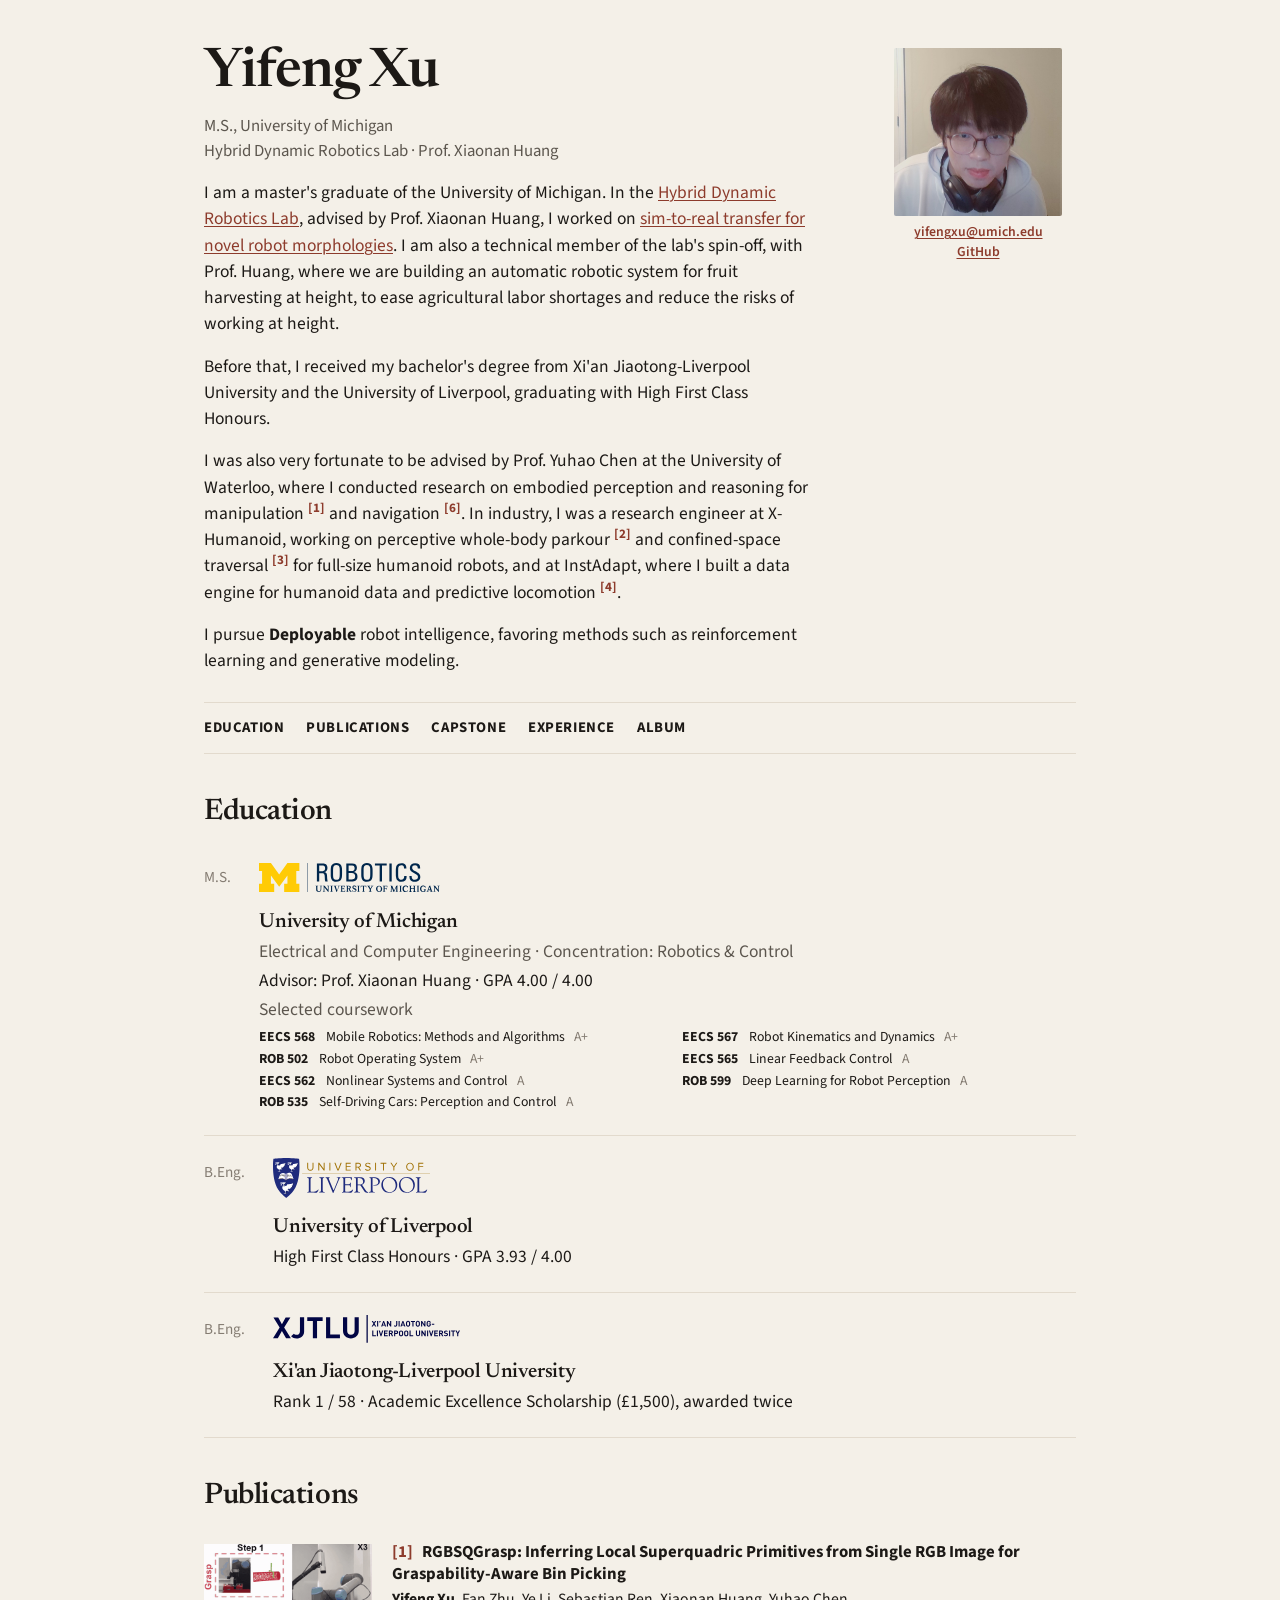
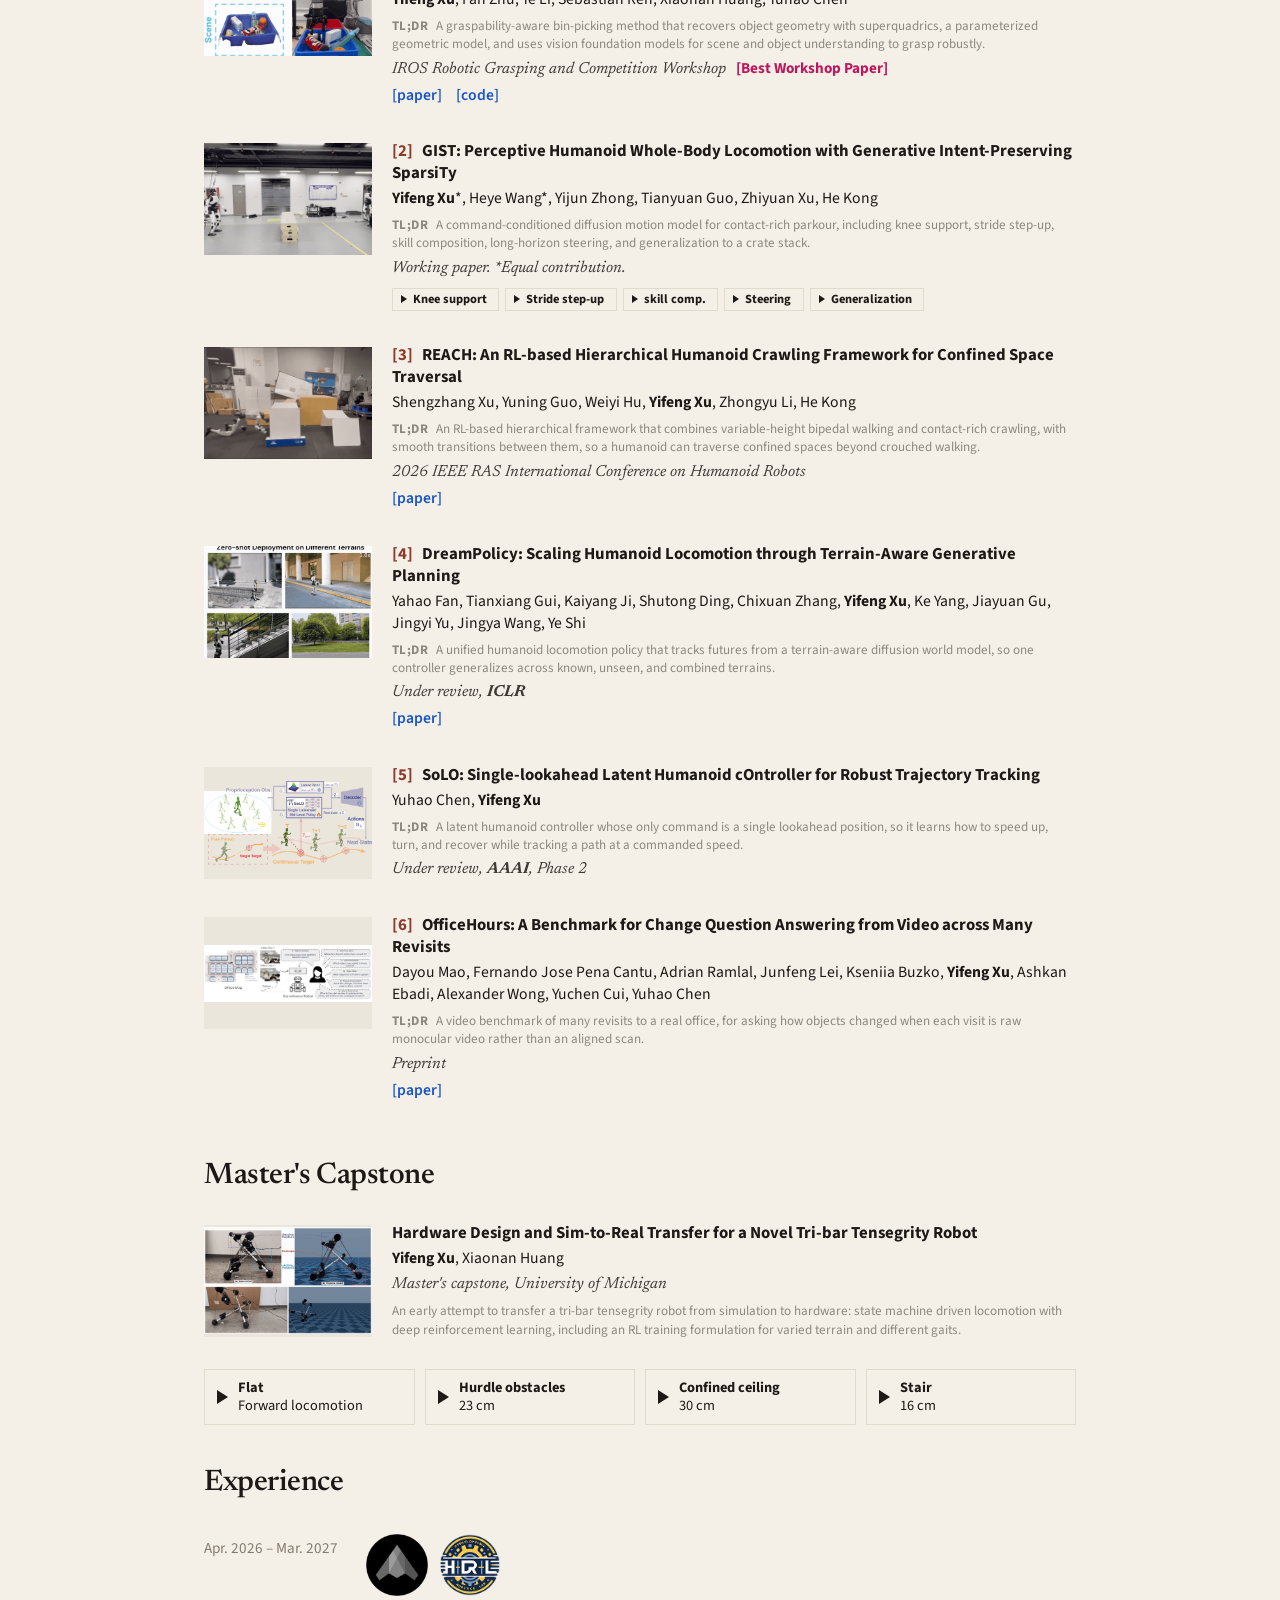
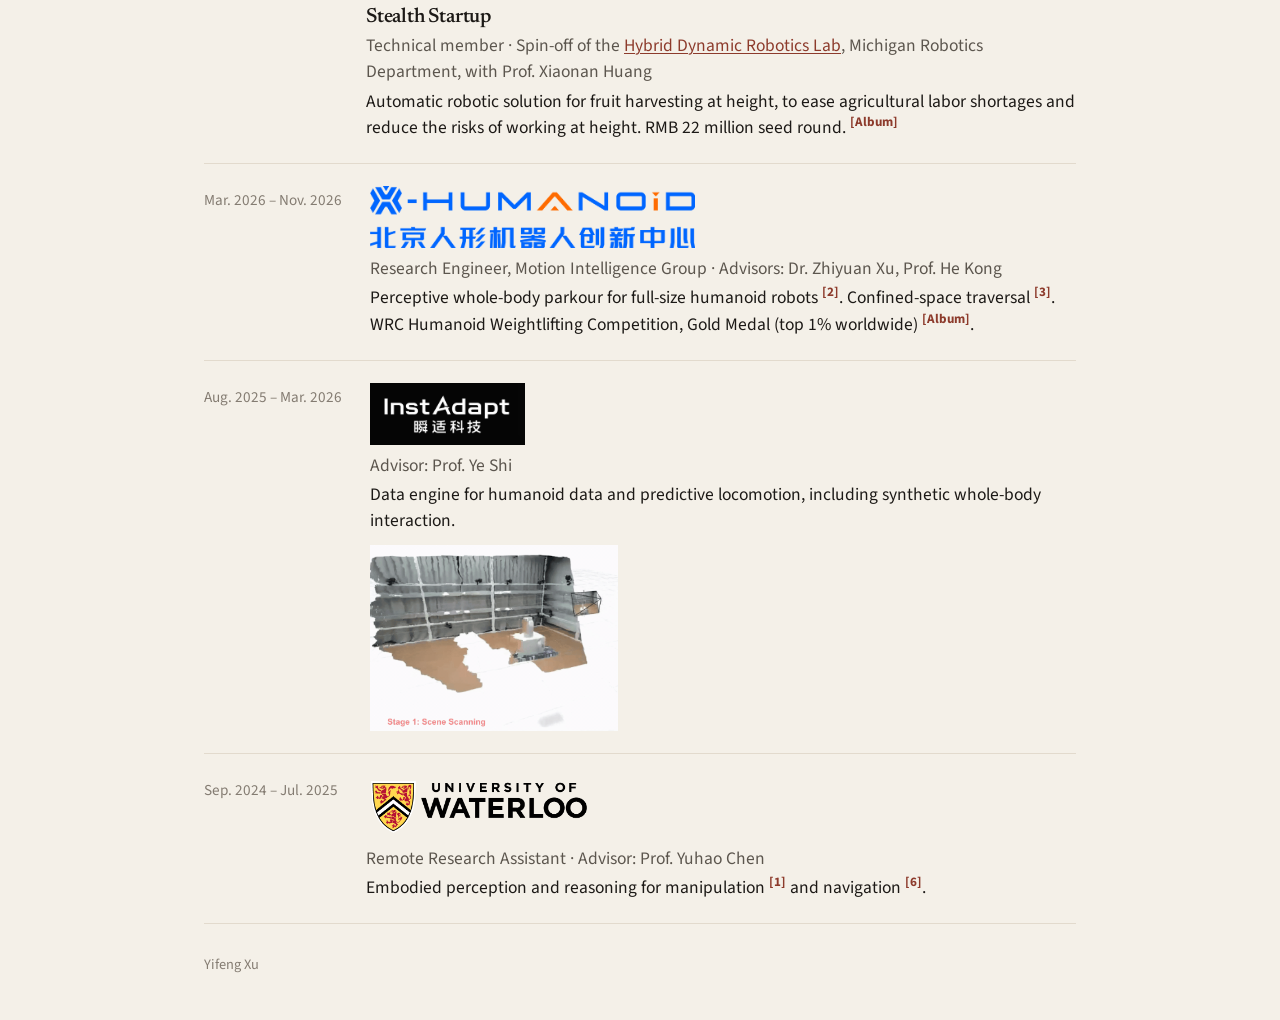
<file: index.html>
<!DOCTYPE html>
<html lang="en">
<head>
  <meta charset="utf-8">
  <meta name="viewport" content="width=device-width, initial-scale=1">
  <title>Yifeng Xu</title>
  <meta name="description" content="Yifeng Xu — master's graduate of the University of Michigan. Deployable humanoid whole-body control, including athletic intelligence and loco-manipulation.">
  <link rel="preconnect" href="https://fonts.googleapis.com">
  <link rel="preconnect" href="https://fonts.gstatic.com" crossorigin>
  <link href="https://fonts.googleapis.com/css2?family=Newsreader:ital,opsz,wght@0,6..72,450;0,6..72,560;1,6..72,450&family=Source+Sans+3:ital,wght@0,400;0,600;0,700;1,400&display=swap" rel="stylesheet">
  <link rel="stylesheet" href="style.css">
</head>
<body>
  <div class="wrap">
    <header class="hero">
      <div>
        <h1>Yifeng Xu</h1>
        <p class="role">M.S., University of Michigan<br>Hybrid Dynamic Robotics Lab · Prof. Xiaonan Huang</p>
        <p class="bio">I am a master's graduate of the University of Michigan. In the <a href="https://soft.robotics.umich.edu/">Hybrid Dynamic Robotics Lab</a>, advised by Prof. Xiaonan Huang, I worked on <a href="#capstone">sim-to-real transfer for novel robot morphologies</a>. I am also a technical member of the lab's spin-off, with Prof. Huang, where we are building an automatic robotic system for fruit harvesting at height, to ease agricultural labor shortages and reduce the risks of working at height.</p>
        <p class="bio">Before that, I received my bachelor's degree from Xi'an Jiaotong-Liverpool University and the University of Liverpool, graduating with High First Class Honours.</p>
        <p class="bio">I was also very fortunate to be advised by Prof. Yuhao Chen at the University of Waterloo, where I conducted research on embodied perception and reasoning for manipulation <a class="cite" href="#pub-1">[1]</a> and navigation <a class="cite" href="#pub-6">[6]</a>. In industry, I was a research engineer at X-Humanoid, working on perceptive whole-body parkour <a class="cite" href="#pub-2">[2]</a> and confined-space traversal <a class="cite" href="#pub-3">[3]</a> for full-size humanoid robots, and at InstAdapt, where I built a data engine for humanoid data and predictive locomotion <a class="cite" href="#pub-4">[4]</a>.</p>
        <p class="bio">I pursue <strong>Deployable</strong> robot intelligence, favoring methods such as reinforcement learning and generative modeling.</p>
      </div>
      <div class="identity">
        <img class="portrait" src="assets/portrait.jpg" alt="Portrait of Yifeng Xu">
        <p class="contact"><a href="mailto:yifengxu@umich.edu">yifengxu@umich.edu</a></p>
        <p class="contact"><a href="https://github.com/IlikeSukiyaki">GitHub</a></p>
      </div>
    </header>

    <nav aria-label="Page">
      <a href="#education">Education</a>
      <a href="#publications">Publications</a>
      <a href="#capstone">Capstone</a>
      <a href="#experience">Experience</a>
      <a href="album.html">Album</a>
    </nav>

    <main>
      <section id="education">
        <h2>Education</h2>

        <article class="job">
          <p class="when">M.S.</p>
          <div>
            <a class="school-logo-link" href="https://robotics.umich.edu/"><img class="school-logo school-logo-umich" src="assets/umich-robotics-logo.svg" alt="Michigan Robotics" width="217" height="36"></a>
            <h3>University of Michigan</h3>
            <p class="where">Electrical and Computer Engineering · Concentration: Robotics &amp; Control</p>
            <p>Advisor: Prof. Xiaonan Huang · GPA 4.00 / 4.00</p>
            <p class="where">Selected coursework</p>
            <ul class="courses">
              <li><span class="code">EECS 568</span> Mobile Robotics: Methods and Algorithms <span>A+</span></li>
              <li><span class="code">EECS 567</span> Robot Kinematics and Dynamics <span>A+</span></li>
              <li><span class="code">ROB 502</span> Robot Operating System <span>A+</span></li>
              <li><span class="code">EECS 565</span> Linear Feedback Control <span>A</span></li>
              <li><span class="code">EECS 562</span> Nonlinear Systems and Control <span>A</span></li>
              <li><span class="code">ROB 599</span> Deep Learning for Robot Perception <span>A</span></li>
              <li><span class="code">ROB 535</span> Self-Driving Cars: Perception and Control <span>A</span></li>
            </ul>
          </div>
        </article>

        <article class="job">
          <p class="when">B.Eng.</p>
          <div>
            <a class="school-logo-link" href="https://www.liverpool.ac.uk/"><img class="school-logo" src="assets/uol-logo.svg" alt="University of Liverpool" width="567" height="145"></a>
            <h3>University of Liverpool</h3>
            <p>High First Class Honours · GPA 3.93 / 4.00</p>
          </div>
        </article>

        <article class="job">
          <p class="when">B.Eng.</p>
          <div>
            <a class="school-logo-link" href="https://www.xjtlu.edu.cn/en/"><img class="school-logo school-logo-xjtlu" src="assets/xjtlu-logo.svg" alt="Xi'an Jiaotong-Liverpool University" width="220" height="33"></a>
            <h3>Xi'an Jiaotong-Liverpool University</h3>
            <p>Rank 1 / 58 · Academic Excellence Scholarship (£1,500), awarded twice</p>
          </div>
        </article>
      </section>

      <section id="publications">
        <h2>Publications</h2>

        <article class="pub" id="pub-1">
          <a class="teaser" href="assets/rgbsq_grasp.gif">
            <img src="assets/thumbs/rgbsq_grasp.gif" alt="RGBSQGrasp bin-picking from a single RGB image" width="480" height="360">
          </a>
          <div>
            <h3><span class="pub-no">[1]</span> RGBSQGrasp: Inferring Local Superquadric Primitives from Single RGB Image for Graspability-Aware Bin Picking</h3>
            <p class="authors"><strong>Yifeng Xu</strong>, Fan Zhu, Ye Li, Sebastian Ren, Xiaonan Huang, Yuhao Chen</p>
            <p class="tldr"><span>TL;DR</span> A graspability-aware bin-picking method that recovers object geometry with superquadrics, a parameterized geometric model, and uses vision foundation models for scene and object understanding to grasp robustly.</p>
            <p class="meta">IROS Robotic Grasping and Competition Workshop <span class="award">[Best Workshop Paper]</span></p>
            <p class="links"><a href="https://arxiv.org/abs/2503.02387">[paper]</a> <a href="https://github.com/IlikeSukiyaki/MetaSQGraspnet_public">[code]</a></p>
          </div>
        </article>

        <article class="pub" id="pub-2">
          <a class="teaser" href="assets/perceptive_parkour.gif">
            <img src="assets/thumbs/perceptive_parkour.gif" alt="Humanoid robot performing perceptive whole-body parkour" width="480" height="270">
          </a>
          <div>
            <h3><span class="pub-no">[2]</span> GIST: Perceptive Humanoid Whole-Body Locomotion with Generative Intent-Preserving SparsiTy</h3>
            <p class="authors"><strong>Yifeng Xu</strong>*, Heye Wang*, Yijun Zhong, Tianyuan Guo, Zhiyuan Xu, He Kong</p>
            <p class="tldr"><span>TL;DR</span> A command-conditioned diffusion motion model for contact-rich parkour, including knee support, stride step-up, skill composition, long-horizon steering, and generalization to a crate stack.</p>
            <p class="meta">Working paper. *Equal contribution.</p>
            <div class="terrain modes">
              <a href="assets/parkour_demo.mp4?v=wm2" data-video data-caption="Knee support onto the box, then a jump down" data-alt="Humanoid robot using a knee to get onto a box, then jumping down">
                <span class="play" aria-hidden="true"></span>
                <span><strong>Knee support</strong></span>
              </a>
              <a href="assets/parkour/stepup_supportdown_demo.mp4?v=wm2" data-video data-caption="Stride step-up onto the box, then a one-hand support down" data-alt="Humanoid robot stepping onto a box with a large stride, then descending with one-hand support">
                <span class="play" aria-hidden="true"></span>
                <span><strong>Stride step-up</strong></span>
              </a>
              <a href="assets/parkour/long_horizon_skill_demo.mp4?v=wm2" data-video data-caption="Long-horizon skill composition: walk, climb up, climb down, walk" data-alt="Humanoid robot walking, climbing onto a box, climbing down, and walking on">
                <span class="play" aria-hidden="true"></span>
                <span><strong>skill comp.</strong></span>
              </a>
              <a href="assets/parkour/long_horizonlargebox_steering_demo.mp4?v=wm2" data-video data-caption="Long-horizon steering over a large box" data-alt="Humanoid robot steering across a large box during long-horizon parkour">
                <span class="play" aria-hidden="true"></span>
                <span><strong>Steering</strong></span>
              </a>
              <a href="assets/parkour/generalization_test.mp4?v=2" data-video data-caption="Generalization on a stack of crates, shown beside the elevation map" data-alt="Humanoid robot climbing a stack of crates while an elevation map shows the perceived terrain">
                <span class="play" aria-hidden="true"></span>
                <span><strong>Generalization</strong></span>
              </a>
            </div>
          </div>
        </article>

        <article class="pub" id="pub-3">
          <a class="teaser" href="assets/REACH.gif">
            <img src="assets/thumbs/REACH.gif" alt="Humanoid crawling through a confined space with REACH" width="480" height="270">
          </a>
          <div>
            <h3><span class="pub-no">[3]</span> REACH: An RL-based Hierarchical Humanoid Crawling Framework for Confined Space Traversal</h3>
            <p class="authors">Shengzhang Xu, Yuning Guo, Weiyi Hu, <strong>Yifeng Xu</strong>, Zhongyu Li, He Kong</p>
            <p class="tldr"><span>TL;DR</span> An RL-based hierarchical framework that combines variable-height bipedal walking and contact-rich crawling, with smooth transitions between them, so a humanoid can traverse confined spaces beyond crouched walking.</p>
            <p class="meta">2026 IEEE RAS International Conference on Humanoid Robots</p>
            <p class="links"><a href="assets/ICHR26_preview.pdf">[paper]</a></p>
          </div>
        </article>

        <article class="pub" id="pub-4">
          <a class="teaser" href="assets/dream_policy.gif">
            <img src="assets/thumbs/dream_policy.gif" alt="DreamPolicy humanoid walking across varied terrain" width="480" height="360">
          </a>
          <div>
            <h3><span class="pub-no">[4]</span> DreamPolicy: Scaling Humanoid Locomotion through Terrain-Aware Generative Planning</h3>
            <p class="authors">Yahao Fan, Tianxiang Gui, Kaiyang Ji, Shutong Ding, Chixuan Zhang, <strong>Yifeng Xu</strong>, Ke Yang, Jiayuan Gu, Jingyi Yu, Jingya Wang, Ye Shi</p>
            <p class="tldr"><span>TL;DR</span> A unified humanoid locomotion policy that tracks futures from a terrain-aware diffusion world model, so one controller generalizes across known, unseen, and combined terrains.</p>
            <p class="meta">Under review, <strong>ICLR</strong></p>
            <p class="links"><a href="https://arxiv.org/abs/2505.18780">[paper]</a></p>
          </div>
        </article>

        <article class="pub" id="pub-5">
          <a class="teaser fit" href="assets/solo_main_final.png">
            <img src="assets/solo_main_final.png" alt="SoLO architecture for single-lookahead latent humanoid trajectory tracking" width="2090" height="1038">
          </a>
          <div>
            <h3><span class="pub-no">[5]</span> SoLO: Single-lookahead Latent Humanoid cOntroller for Robust Trajectory Tracking</h3>
            <p class="authors">Yuhao Chen, <strong>Yifeng Xu</strong></p>
            <p class="tldr"><span>TL;DR</span> A latent humanoid controller whose only command is a single lookahead position, so it learns how to speed up, turn, and recover while tracking a path at a commanded speed.</p>
            <p class="meta">Under review, <strong>AAAI</strong>, Phase 2</p>
          </div>
        </article>

        <article class="pub" id="pub-6">
          <a class="teaser fit" href="assets/office_hour.png">
            <img src="assets/office_hour.png" alt="OfficeHours benchmark: an office map, revisit videos, and change questions for a surveillance robot" width="1627" height="553">
          </a>
          <div>
            <h3><span class="pub-no">[6]</span> OfficeHours: A Benchmark for Change Question Answering from Video across Many Revisits</h3>
            <p class="authors">Dayou Mao, Fernando Jose Pena Cantu, Adrian Ramlal, Junfeng Lei, Kseniia Buzko, <strong>Yifeng Xu</strong>, Ashkan Ebadi, Alexander Wong, Yuchen Cui, Yuhao Chen</p>
            <p class="tldr"><span>TL;DR</span> A video benchmark of many revisits to a real office, for asking how objects changed when each visit is raw monocular video rather than an aligned scan.</p>
            <p class="meta">Preprint</p>
            <p class="links"><a href="https://openreview.net/forum?id=2dByqivksZ">[paper]</a></p>
          </div>
        </article>
      </section>

      <section id="capstone">
        <h2>Master's Capstone</h2>

        <article class="pub">
          <a class="teaser fit" href="assets/robot_design_and_2steps.gif">
            <img src="assets/thumbs/robot_design_and_2steps.gif" alt="Tri-bar tensegrity robot: hardware design beside the MuJoCo model, and a two-step gait on the real robot and in simulation" width="480" height="307">
          </a>
          <div>
            <h3>Hardware Design and Sim-to-Real Transfer for a Novel Tri-bar Tensegrity Robot</h3>
            <p class="authors"><strong>Yifeng Xu</strong>, Xiaonan Huang</p>
            <p class="meta">Master's capstone, University of Michigan</p>
            <p class="tldr">An early attempt to transfer a tri-bar tensegrity robot from simulation to hardware: state machine driven locomotion with deep reinforcement learning, including an RL training formulation for varied terrain and different gaits.</p>
          </div>
        </article>
        <div class="terrain">
          <a href="assets/tensegrity/flat.gif" data-caption="Flat — forward locomotion" data-alt="Four views of the tri-bar tensegrity robot walking forward on flat ground">
            <span class="play" aria-hidden="true"></span>
            <span><strong>Flat</strong> Forward locomotion</span>
          </a>
          <a href="assets/tensegrity/hurdle.gif" data-caption="Hurdle obstacles — 23 cm" data-alt="Four views of the robot crossing 23 cm hurdle obstacles">
            <span class="play" aria-hidden="true"></span>
            <span><strong>Hurdle obstacles</strong> 23 cm</span>
          </a>
          <a href="assets/tensegrity/lintel.gif" data-caption="Confined ceiling — 30 cm" data-alt="Four views of the robot passing under a 30 cm confined ceiling">
            <span class="play" aria-hidden="true"></span>
            <span><strong>Confined ceiling</strong> 30 cm</span>
          </a>
          <a href="assets/tensegrity/stair.gif" data-caption="Stair — 16 cm" data-alt="Four views of the robot climbing 16 cm stairs">
            <span class="play" aria-hidden="true"></span>
            <span><strong>Stair</strong> 16 cm</span>
          </a>
        </div>
      </section>

      <section id="experience">
        <h2>Experience</h2>

        <article class="job">
          <p class="when">Apr. 2026 – Mar. 2027</p>
          <div>
            <div class="logo-row">
              <img class="org-logo org-mark" src="assets/stealth-logo.png" alt="" width="200" height="200">
              <a href="https://soft.robotics.umich.edu/"><img class="org-logo" src="assets/hdrl-logo.png" alt="Hybrid Dynamic Robotics Lab" width="155" height="160"></a>
            </div>
            <h3>Stealth Startup</h3>
            <p class="where">Technical member · Spin-off of the <a href="https://soft.robotics.umich.edu/">Hybrid Dynamic Robotics Lab</a>, Michigan Robotics Department, with Prof. Xiaonan Huang</p>
            <p>Automatic robotic solution for fruit harvesting at height, to ease agricultural labor shortages and reduce the risks of working at height. RMB 22 million seed round. <a class="cite" href="album.html#startup">[Album]</a></p>
          </div>
        </article>

        <article class="job">
          <p class="when">Mar. 2026 – Nov. 2026</p>
          <div>
            <img class="org-logo" src="assets/x-humanoid-logo.png" alt="X-Humanoid 北京人形机器人创新中心" width="792" height="151">
            <p class="where">Research Engineer, Motion Intelligence Group · Advisors: Dr. Zhiyuan Xu, Prof. He Kong</p>
            <p>Perceptive whole-body parkour for full-size humanoid robots <a class="cite" href="#pub-2">[2]</a>. Confined-space traversal <a class="cite" href="#pub-3">[3]</a>. WRC Humanoid Weightlifting Competition, Gold Medal (top 1% worldwide) <a class="cite" href="album.html#games">[Album]</a>.</p>
          </div>
        </article>

        <article class="job">
          <p class="when">Aug. 2025 – Mar. 2026</p>
          <div>
            <img class="org-logo" src="assets/instadapt-logo.png" alt="InstAdapt 瞬适科技" width="396" height="158">
            <p class="where">Advisor: Prof. Ye Shi</p>
            <p>Data engine for humanoid data and predictive locomotion, including synthetic whole-body interaction.</p>
            <img class="demo" src="assets/humanoid_object_interaction.gif" alt="Synthetic humanoid whole-body object interaction" width="720" height="540">
          </div>
        </article>

        <article class="job">
          <p class="when">Sep. 2024 – Jul. 2025</p>
          <div>
            <a class="org-link" href="https://uwaterloo.ca/"><img class="org-logo" src="assets/uwaterloo-logo.png" alt="University of Waterloo" width="798" height="219"></a>
            <p class="where">Remote Research Assistant · Advisor: Prof. Yuhao Chen</p>
            <p>Embodied perception and reasoning for manipulation <a class="cite" href="#pub-1">[1]</a> and navigation <a class="cite" href="#pub-6">[6]</a>.</p>
          </div>
        </article>
      </section>

    </main>

    <footer>
      <p>Yifeng Xu</p>
    </footer>
  </div>

  <dialog class="lightbox" id="lightbox">
    <img alt="">
    <video controls playsinline hidden></video>
    <p></p>
  </dialog>
  <script>
    const lightbox = document.getElementById("lightbox");
    const lightboxImg = lightbox.querySelector("img");
    const lightboxVideo = lightbox.querySelector("video");
    const lightboxCaption = lightbox.querySelector("p");

    document.querySelectorAll(".terrain a").forEach((link) => {
      link.addEventListener("click", (event) => {
        event.preventDefault();
        const isVideo = link.hasAttribute("data-video");
        lightboxImg.hidden = isVideo;
        lightboxVideo.hidden = !isVideo;
        if (isVideo) {
          lightboxImg.removeAttribute("src");
          lightboxVideo.src = link.href;
        } else {
          lightboxVideo.pause();
          lightboxVideo.removeAttribute("src");
          lightboxImg.src = link.href;
          lightboxImg.alt = link.dataset.alt || "";
        }
        lightboxCaption.textContent = link.dataset.caption || link.innerText;
        lightbox.showModal();
        if (isVideo) lightboxVideo.play().catch(() => {});
      });
    });

    lightbox.addEventListener("click", (event) => {
      if (event.target.closest("video")) return;
      lightbox.close();
    });
    lightbox.addEventListener("close", () => {
      lightboxImg.removeAttribute("src");
      lightboxImg.hidden = false;
      lightboxVideo.pause();
      lightboxVideo.removeAttribute("src");
      lightboxVideo.load();
      lightboxVideo.hidden = true;
    });
  </script>
  <script data-goatcounter="https://eigenxu.goatcounter.com/count"
          async src="https://gc.zgo.at/count.js"></script>
</body>
</html>
</file>
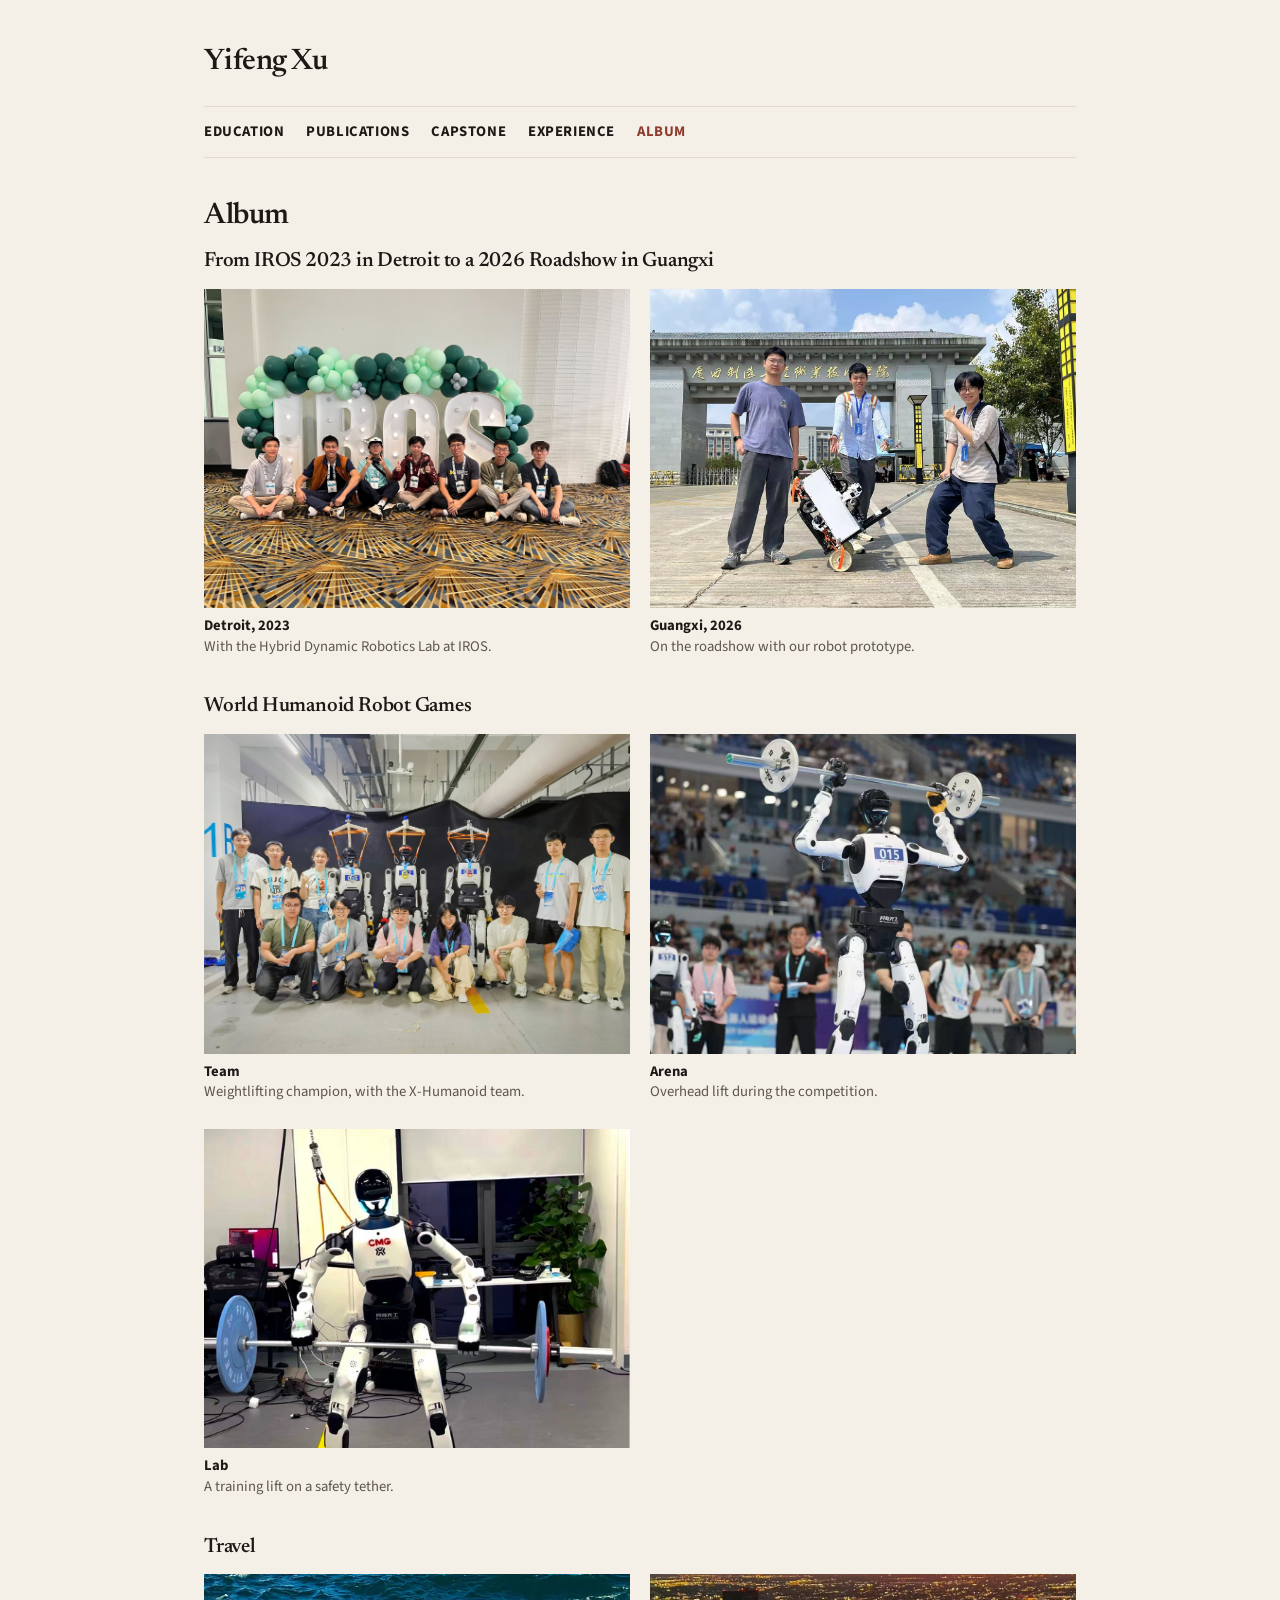
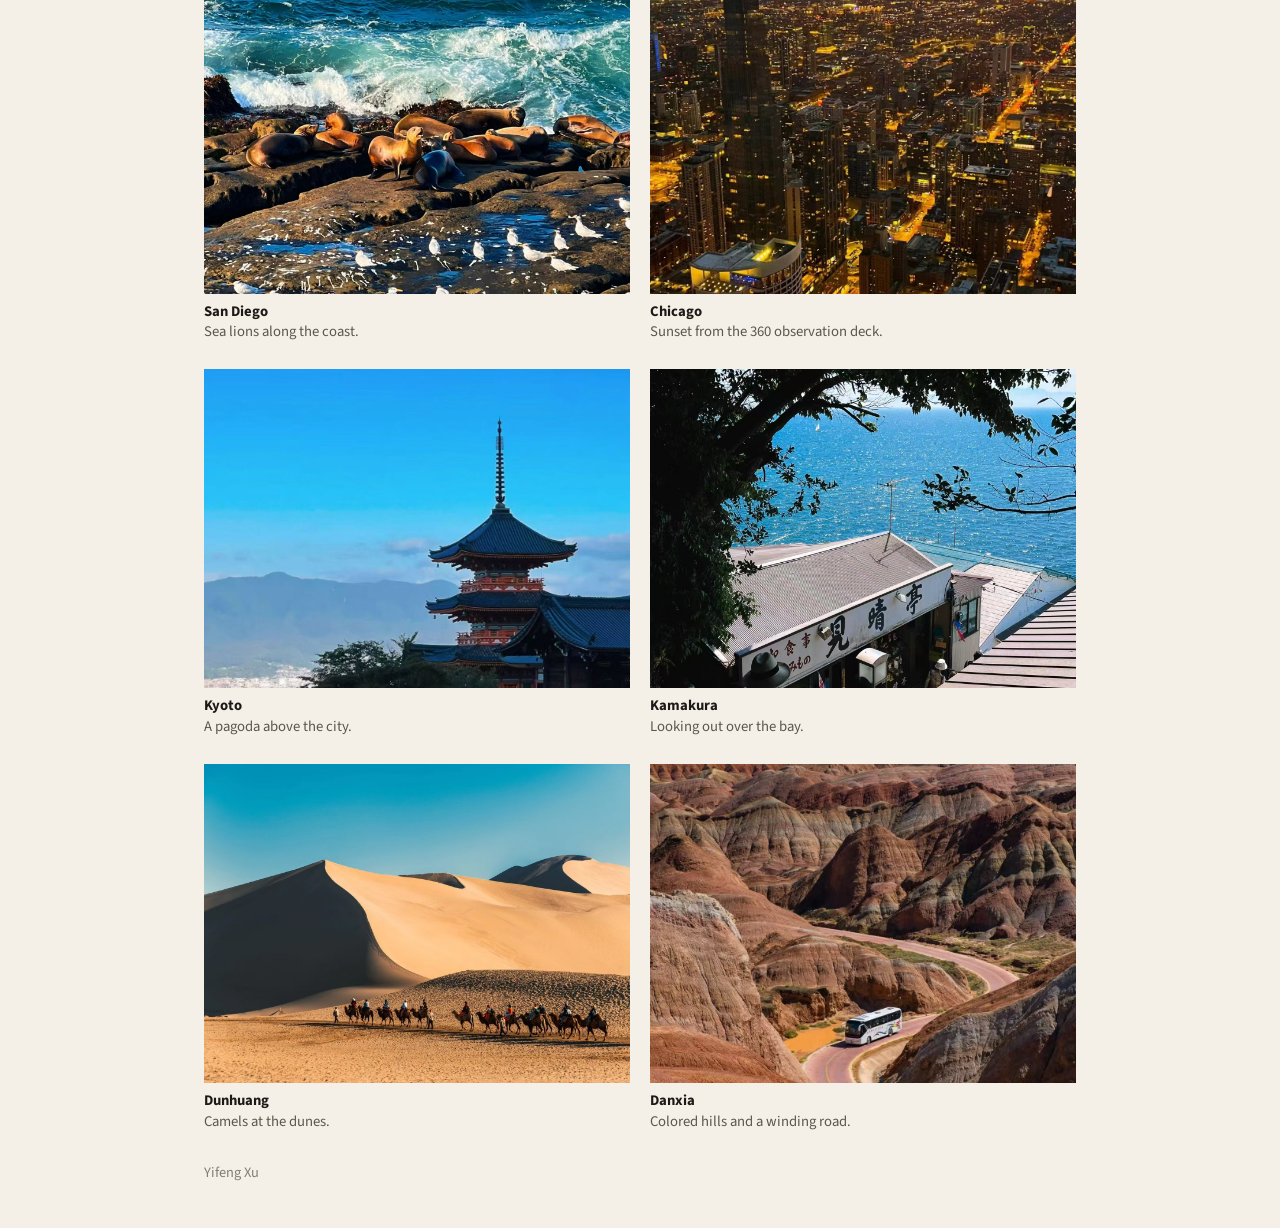
<file: album.html>
<!DOCTYPE html>
<html lang="en">
<head>
  <meta charset="utf-8">
  <meta name="viewport" content="width=device-width, initial-scale=1">
  <title>Album — Yifeng Xu</title>
  <meta name="description" content="Photographs from Yifeng Xu's research and life.">
  <link rel="preconnect" href="https://fonts.googleapis.com">
  <link rel="preconnect" href="https://fonts.gstatic.com" crossorigin>
  <link href="https://fonts.googleapis.com/css2?family=Newsreader:ital,opsz,wght@0,6..72,450;0,6..72,560;1,6..72,450&family=Source+Sans+3:ital,wght@0,400;0,600;0,700;1,400&display=swap" rel="stylesheet">
  <link rel="stylesheet" href="style.css">
</head>
<body>
  <div class="wrap">
    <header class="page-head">
      <a href="index.html">Yifeng Xu</a>
    </header>

    <nav aria-label="Page">
      <a href="index.html#education">Education</a>
      <a href="index.html#publications">Publications</a>
      <a href="index.html#capstone">Capstone</a>
      <a href="index.html#experience">Experience</a>
      <a href="album.html" aria-current="page">Album</a>
    </nav>

    <main>
      <section>
        <h2>Album</h2>
        <div class="album-set" id="startup">
          <h3>From IROS 2023 in Detroit to a 2026 Roadshow in Guangxi</h3>
          <div class="album">
            <figure>
              <a href="assets/album/iros23_detroit.jpg">
                <img src="assets/album/iros23_detroit.jpg" alt="Seven Hybrid Dynamic Robotics Lab members sitting in front of the IROS sign in Detroit" width="1800" height="1350">
              </a>
              <figcaption><strong>Detroit, 2023</strong> With the Hybrid Dynamic Robotics Lab at IROS.</figcaption>
            </figure>
            <figure>
              <a href="assets/album/guangxi_roadshow.jpg">
                <img src="assets/album/guangxi_roadshow.jpg" alt="Three team members with a wheeled robot prototype in front of a college gate in Guangxi" width="1800" height="1012">
              </a>
              <figcaption><strong>Guangxi, 2026</strong> On the roadshow with our robot prototype.</figcaption>
            </figure>
          </div>
        </div>
        <div class="album-set" id="games">
          <h3>World Humanoid Robot Games</h3>
          <div class="album">
            <figure>
              <a href="assets/album/wrc_weightlifting.jpg">
                <img src="assets/album/wrc_weightlifting.jpg" alt="X-Humanoid team with three humanoid robots at the World Humanoid Robot Games weightlifting competition" width="1800" height="1350">
              </a>
              <figcaption><strong>Team</strong> Weightlifting champion, with the X-Humanoid team.</figcaption>
            </figure>
            <figure>
              <a href="assets/album/robot_weightlifting.jpg">
                <img src="assets/album/robot_weightlifting.jpg" alt="A humanoid robot holding a barbell overhead in the competition arena" width="1280" height="853">
              </a>
              <figcaption><strong>Arena</strong> Overhead lift during the competition.</figcaption>
            </figure>
            <figure>
              <a href="assets/album/robot2_weightlifting.jpg">
                <img src="assets/album/robot2_weightlifting.jpg" alt="A humanoid robot holding a barbell in a lab, supported by a safety tether" width="1170" height="1420">
              </a>
              <figcaption><strong>Lab</strong> A training lift on a safety tether.</figcaption>
            </figure>
          </div>
        </div>
        <div class="album-set" id="travel">
          <h3>Travel</h3>
          <div class="album">
          <figure>
            <a href="assets/album/san_diego.jpg">
              <img src="assets/album/san_diego.jpg" alt="Sea lions resting on the rocks along the San Diego coast" width="1442" height="1080">
            </a>
            <figcaption><strong>San Diego</strong> Sea lions along the coast.</figcaption>
          </figure>
          <figure>
            <a href="assets/album/chicago.jpg">
              <img src="assets/album/chicago.jpg" alt="Chicago skyline at sunset from the 360 observation deck" width="1080" height="1440">
            </a>
            <figcaption><strong>Chicago</strong> Sunset from the 360 observation deck.</figcaption>
          </figure>
          <figure>
            <a href="assets/album/kyoto.jpg">
              <img src="assets/album/kyoto.jpg" alt="A pagoda above Kyoto, with the city and mountains beyond" width="1080" height="1439">
            </a>
            <figcaption><strong>Kyoto</strong> A pagoda above the city.</figcaption>
          </figure>
          <figure>
            <a href="assets/album/kamakura.jpg">
              <img src="assets/album/kamakura.jpg" alt="A hillside shop in Kamakura looking out over the bay" width="1440" height="1080">
            </a>
            <figcaption><strong>Kamakura</strong> Looking out over the bay.</figcaption>
          </figure>
          <figure>
            <a href="assets/album/dunhuang.jpg">
              <img src="assets/album/dunhuang.jpg" alt="A line of camels crossing the dunes at Dunhuang" width="1618" height="1080">
            </a>
            <figcaption><strong>Dunhuang</strong> Camels at the dunes.</figcaption>
          </figure>
          <figure>
            <a href="assets/album/danxia.jpg">
              <img src="assets/album/danxia.jpg" alt="A bus on a winding road through the colored hills of Danxia" width="1080" height="1618">
            </a>
            <figcaption><strong>Danxia</strong> Colored hills and a winding road.</figcaption>
          </figure>
          </div>
        </div>
      </section>
    </main>

    <footer>
      <p>Yifeng Xu</p>
    </footer>
  </div>

  <dialog class="lightbox" id="lightbox">
    <img alt="">
    <p></p>
  </dialog>
  <script>
    const lightbox = document.getElementById("lightbox");
    const lightboxImg = lightbox.querySelector("img");
    const lightboxCaption = lightbox.querySelector("p");

    document.querySelectorAll(".album a").forEach((link) => {
      link.addEventListener("click", (event) => {
        event.preventDefault();
        const photo = link.querySelector("img");
        const caption = link.closest("figure").querySelector("figcaption");
        lightboxImg.src = link.href;
        lightboxImg.alt = photo.alt;
        lightboxCaption.textContent = caption.innerText;
        lightbox.showModal();
      });
    });

    lightbox.addEventListener("click", () => lightbox.close());
  </script>
  <script data-goatcounter="https://eigenxu.goatcounter.com/count"
          async src="https://gc.zgo.at/count.js"></script>
</body>
</html>
</file>
<file: style.css>
:root {
  --bg: #f4f0e8;
  --ink: #1c1916;
  --muted: #5c564e;
  --faint: #847c72;
  --line: #e2dacd;
  --accent: #8d3b2c;
  --serif: "Newsreader", "Iowan Old Style", Palatino, "Palatino Linotype", Georgia, serif;
  --sans: "Source Sans 3", "Segoe UI", Helvetica, Arial, sans-serif;
  --measure: 920px;
}

* { box-sizing: border-box; }

html { scroll-behavior: auto; }

body {
  margin: 0;
  background: var(--bg);
  color: var(--ink);
  font-family: var(--sans);
  font-size: 17.5px;
  line-height: 1.5;
}

.wrap {
  max-width: var(--measure);
  margin: 0 auto;
  padding: 48px 24px 32px;
}

a {
  color: var(--accent);
  text-decoration-thickness: 1px;
  text-underline-offset: 2px;
}

a:hover { text-decoration: none; }

.hero {
  display: grid;
  grid-template-columns: 1fr 196px;
  gap: 36px;
  align-items: start;
}

.kicker {
  margin: 0 0 8px;
  color: var(--accent);
  font-size: 0.82rem;
  font-weight: 700;
  letter-spacing: 0.08em;
  text-transform: uppercase;
}

h1 {
  margin: 0;
  font-family: var(--serif);
  font-weight: 560;
  font-size: 3.4rem;
  line-height: 0.95;
  letter-spacing: -0.02em;
}

.role {
  margin: 14px 0 0;
  color: var(--muted);
  font-size: 1.05rem;
}

.bio {
  margin: 16px 0 0;
  max-width: 38rem;
}

.identity {
  display: flex;
  flex-direction: column;
  align-items: center;
  width: 196px;
  margin-top: 0;
  text-align: center;
}

.contact {
  margin: 8px 0 0;
  font-size: 0.86rem;
  font-weight: 600;
  line-height: 1.3;
}

.contact + .contact { margin-top: 2px; }

.portrait {
  width: 168px;
  height: 168px;
  object-fit: cover;
  object-position: center;
  border-radius: 2px;
}

nav {
  display: flex;
  gap: 22px;
  margin-top: 28px;
  padding: 14px 0;
  border-top: 1px solid var(--line);
  border-bottom: 1px solid var(--line);
}

nav a {
  color: var(--ink);
  font-size: 0.92rem;
  font-weight: 700;
  letter-spacing: 0.04em;
  text-transform: uppercase;
  text-decoration: none;
}

nav a:hover,
nav a[aria-current="page"] { color: var(--accent); }

.page-head { margin: 0; }

.page-head a {
  color: var(--ink);
  font-family: var(--serif);
  font-size: 1.85rem;
  font-weight: 560;
  letter-spacing: -0.02em;
  line-height: 1;
  text-decoration: none;
}

.page-head a:hover { color: var(--accent); }

section { padding-top: 36px; }

h2 {
  margin: 0 0 6px;
  font-family: var(--serif);
  font-weight: 560;
  font-size: 1.85rem;
  letter-spacing: -0.015em;
}

.pub {
  display: grid;
  grid-template-columns: 168px 1fr;
  gap: 4px 20px;
  align-items: start;
  padding: 18px 0 16px;
}

.job {
  padding: 22px 0;
  border-bottom: 1px solid var(--line);
}

.pub h3,
.job h3 {
  margin: 0;
  font-weight: 700;
  line-height: 1.3;
}

.pub h3 {
  font-family: var(--sans);
  font-size: 1.05rem;
  letter-spacing: 0;
}

.pub { scroll-margin-top: 12px; }

#capstone { scroll-margin-top: 12px; }

.pub-no {
  margin-right: 0.35em;
  color: var(--accent);
  font-weight: 700;
}

.cite {
  color: var(--accent);
  font-size: 0.75em;
  font-weight: 700;
  line-height: 0;
  text-decoration: none;
  vertical-align: super;
}

.cite:hover { text-decoration: underline; }

.job h3 {
  font-family: var(--serif);
  font-weight: 560;
  font-size: 1.28rem;
  letter-spacing: -0.01em;
}

.authors,
.pub p,
.job p {
  margin: 3px 0 0;
}

.authors {
  color: var(--ink);
  font-size: 0.98rem;
  font-weight: 400;
  line-height: 1.4;
}

.authors strong {
  font-weight: 700;
}

.pub .tldr {
  margin: 6px 0 0;
  color: rgba(92, 86, 78, 0.68);
  font-size: 0.82rem;
  line-height: 1.4;
}

.pub .tldr span {
  margin-right: 0.35em;
  font-weight: 700;
  letter-spacing: 0.03em;
}

.meta {
  color: #3f3a36;
  font-family: var(--serif);
  font-style: italic;
  font-size: 1rem;
}

.meta strong {
  font-style: italic;
}

.links {
  margin-top: 2px;
  font-size: 0.98rem;
}

.links a {
  margin-right: 0.7em;
  color: #1a56c4;
  font-weight: 600;
  text-decoration: none;
}

.links a:hover { text-decoration: underline; }

.award {
  margin-left: 6px;
  color: #be185d;
  font-family: var(--sans);
  font-style: normal;
  font-weight: 700;
  font-size: 0.95rem;
}

.note {
  margin-left: 8px;
  color: var(--faint);
  font-family: var(--sans);
  font-style: normal;
  font-size: 0.85rem;
}

.teaser {
  display: flex;
  align-items: center;
  justify-content: center;
  width: 168px;
  height: 112px;
  margin: 2px 0 0;
  overflow: hidden;
  background: #ebe6dc;
}

.teaser img {
  display: block;
  width: 100%;
  height: 100%;
  max-width: none;
  max-height: none;
  object-fit: cover;
  object-position: center;
  background: transparent;
  border: none;
}

.teaser.fit img { object-fit: contain; }

.logo-row {
  display: flex;
  align-items: center;
  gap: 12px;
  margin: 0 0 8px;
}

.org-logo {
  display: block;
  height: 62px;
  width: auto;
  max-width: 100%;
  margin: 0 0 8px;
}

a.org-link {
  display: block;
  line-height: 0;
  text-decoration: none;
}

.logo-row .org-logo { margin: 0; }

.logo-row a {
  line-height: 0;
  text-decoration: none;
}

.school-logo-link {
  display: inline-block;
  line-height: 0;
  margin: 0 0 8px;
  text-decoration: none;
}

.school-logo {
  display: block;
  height: 40px;
  width: auto;
  max-width: 100%;
}

.school-logo-umich { height: 30px; }

.school-logo-xjtlu { height: 28px; }

.demo {
  display: block;
  width: 248px;
  max-width: 100%;
  height: auto;
  margin-top: 10px;
}

.job {
  display: grid;
  grid-template-columns: max-content 1fr;
  gap: 12px 28px;
  align-items: start;
}

.when {
  margin: 3px 0 0;
  color: var(--faint);
  font-size: 0.95rem;
  font-variant-numeric: tabular-nums;
  white-space: nowrap;
}

.where { color: var(--muted); }

.courses {
  list-style: none;
  display: grid;
  grid-template-columns: 1fr 1fr;
  gap: 1px 28px;
  margin: 4px 0 0;
  padding: 0;
}

.courses li {
  margin: 0;
  padding: 1px 0;
  font-size: 0.86rem;
  line-height: 1.35;
}

.courses .code {
  margin-right: 8px;
  color: var(--ink);
  font-weight: 700;
}

.courses li > span:last-child {
  margin-left: 6px;
  color: var(--faint);
}

.terrain {
  display: grid;
  grid-template-columns: repeat(4, minmax(0, 1fr));
  gap: 10px;
  margin: 14px 0 0;
}

.terrain.modes {
  display: flex;
  flex-wrap: wrap;
  gap: 6px;
  margin: 8px 0 0;
}

.terrain.modes a {
  width: auto;
  padding: 3px 8px;
  gap: 6px;
  font-size: 0.78rem;
}

.terrain.modes strong {
  display: inline;
  margin-right: 0.28em;
}

.terrain.modes .play {
  border-width: 4px 0 4px 6px;
}

.terrain a {
  display: flex;
  align-items: center;
  gap: 10px;
  min-width: 0;
  padding: 9px 12px;
  border: 1px solid var(--line);
  color: var(--ink);
  font-size: 0.9rem;
  line-height: 1.25;
  text-decoration: none;
}

.terrain a:hover {
  border-color: var(--accent);
  color: var(--accent);
}

.terrain strong {
  display: block;
  font-weight: 700;
}

.terrain .play {
  flex: none;
  width: 0;
  height: 0;
  border-style: solid;
  border-width: 7px 0 7px 11px;
  border-color: transparent transparent transparent currentColor;
}

.album-set { margin-top: 8px; }
.album-set + .album-set { margin-top: 34px; }

.album-set h3 {
  margin: 0;
  font-family: var(--serif);
  font-weight: 560;
  font-size: 1.28rem;
  letter-spacing: -0.01em;
}

.album {
  display: grid;
  grid-template-columns: repeat(2, minmax(0, 1fr));
  gap: 26px 20px;
  margin: 12px 0 0;
}

.album figure { margin: 0; }

.album a {
  display: block;
  line-height: 0;
  background: #ebe6dc;
}

.album img {
  display: block;
  width: 100%;
  min-width: 0;
  max-width: 100%;
  height: auto;
  aspect-ratio: 4 / 3;
  object-fit: cover;
  object-position: center;
}

.album figcaption {
  margin-top: 8px;
  color: var(--muted);
  font-size: 0.92rem;
  line-height: 1.4;
}

.album figcaption strong {
  display: block;
  color: var(--ink);
  font-weight: 700;
}

.lightbox {
  width: min(1280px, 94vw);
  max-height: 92vh;
  margin: auto;
  padding: 0;
  border: none;
  background: transparent;
  overflow: visible;
}

.lightbox::backdrop {
  background: rgba(28, 25, 22, 0.78);
}

.lightbox img,
.lightbox video {
  display: block;
  width: 100%;
  max-height: 82vh;
  object-fit: contain;
  background: #1c1916;
}

.lightbox img[hidden],
.lightbox video[hidden] {
  display: none;
}

.lightbox p {
  margin: 10px 0 0;
  color: #f4f0e8;
  font-size: 0.95rem;
  line-height: 1.4;
}

footer {
  margin-top: 8px;
  padding: 22px 0 12px;
  color: var(--faint);
  font-size: 0.9rem;
}

footer p { margin: 0; }

@media (max-width: 680px) {
  .wrap { padding-top: 28px; }

  h1 { font-size: 2.6rem; }

  .hero {
    grid-template-columns: 1fr;
  }

  .identity {
    order: -1;
    align-items: flex-start;
    width: auto;
    margin-top: 0;
    margin-bottom: 8px;
    text-align: left;
  }

  .portrait {
    width: 128px;
    height: 128px;
  }

  .job { grid-template-columns: 1fr; gap: 2px; }

  .courses { grid-template-columns: 1fr; }

  .pub {
    grid-template-columns: 112px 1fr;
    gap: 12px;
    align-items: start;
  }

  .teaser {
    width: 112px;
    height: 76px;
  }

  nav { flex-wrap: wrap; row-gap: 8px; }

  nav a { flex-shrink: 0; }

  .album { grid-template-columns: minmax(0, 1fr); }

  .terrain { grid-template-columns: repeat(2, minmax(0, 1fr)); }
}
</file>
